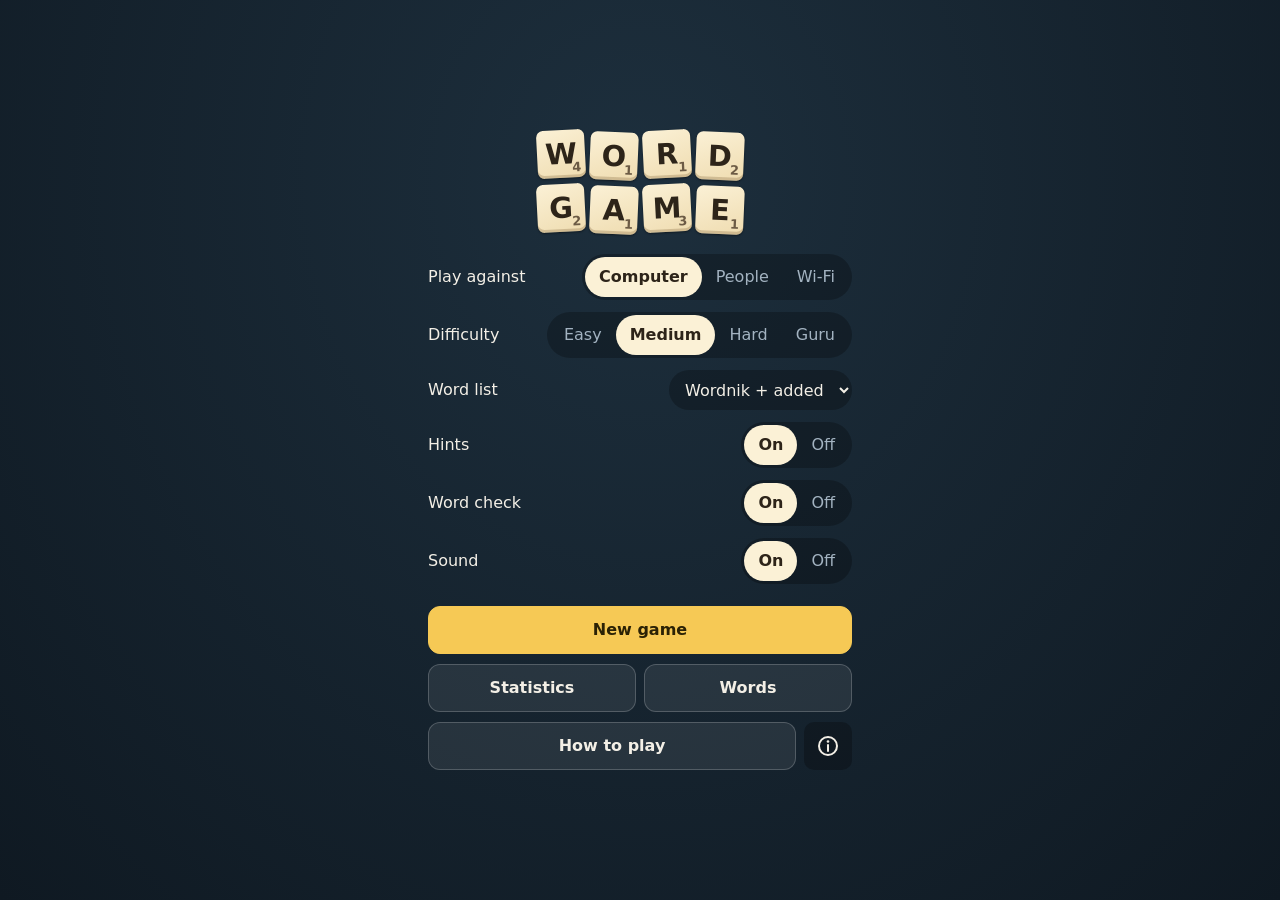
<file: index.html>
<!doctype html>
<html lang="en">
<head>
<meta charset="utf-8">
<meta name="viewport" content="width=device-width, initial-scale=1, viewport-fit=cover">
<meta name="theme-color" content="#14202b">
<meta name="description" content="A crossword tile game for your browser. Play the computer, pass one device between friends, or play on your own phones over Wi-Fi.">
<title>Word Game</title>
<link rel="icon" href="data:image/svg+xml,<svg xmlns=%22http://www.w3.org/2000/svg%22 viewBox=%220 0 100 100%22><rect x=%226%22 y=%226%22 width=%2288%22 height=%2288%22 rx=%2216%22 fill=%22%23fbf1d6%22/><text x=%2246%22 y=%2276%22 font-family=%22system-ui,sans-serif%22 font-weight=%22700%22 font-size=%2266%22 text-anchor=%22middle%22 fill=%22%232d2419%22>W</text><text x=%2280%22 y=%2286%22 font-family=%22system-ui,sans-serif%22 font-weight=%22700%22 font-size=%2222%22 text-anchor=%22middle%22 fill=%22%236c5b45%22>4</text></svg>">
<link rel="stylesheet" href="css/style.css">
</head>
<body>

<main id="menu" class="screen menu">
  <header class="title">
    <div class="title-tiles" aria-hidden="true">
      <div><span class="tile">W<small>4</small></span><span class="tile">O<small>1</small></span><span class="tile">R<small>1</small></span><span class="tile">D<small>2</small></span></div>
      <div><span class="tile">G<small>2</small></span><span class="tile">A<small>1</small></span><span class="tile">M<small>3</small></span><span class="tile">E<small>1</small></span></div>
    </div>
    <h1 class="sr-only">Word Game</h1>
  </header>

  <div class="options">
    <div class="option">
      <span>Play against</span>
      <div class="choice" data-setting="mode">
        <button data-value="ai">Computer</button>
        <button data-value="local">People</button>
        <button data-value="net">Wi-Fi</button>
      </div>
    </div>
    <div class="option" id="row-difficulty">
      <span>Difficulty</span>
      <div class="choice" data-setting="difficulty">
        <button data-value="easy">Easy</button>
        <button data-value="medium">Medium</button>
        <button data-value="hard">Hard</button>
        <button data-value="guru">Guru</button>
      </div>
    </div>
    <div class="option" id="row-players">
      <span>Players</span>
      <div class="choice" data-setting="players">
        <button data-value="2">2</button>
        <button data-value="3">3</button>
        <button data-value="4">4</button>
      </div>
    </div>
    <div class="names" id="row-names">
      <input data-name="0" maxlength="12" placeholder="Player 1" aria-label="Player 1 name" autocomplete="off" spellcheck="false">
      <input data-name="1" maxlength="12" placeholder="Player 2" aria-label="Player 2 name" autocomplete="off" spellcheck="false">
      <input data-name="2" maxlength="12" placeholder="Player 3" aria-label="Player 3 name" autocomplete="off" spellcheck="false">
      <input data-name="3" maxlength="12" placeholder="Player 4" aria-label="Player 4 name" autocomplete="off" spellcheck="false">
    </div>
    <div class="option" id="row-wifi-name">
      <label for="wifi-name">Your name</label>
      <input id="wifi-name" class="wifi-name" maxlength="12" placeholder="Needed to play" autocomplete="off" spellcheck="false">
    </div>
    <div class="option">
      <label for="word-list">Word list</label>
      <select id="word-list" class="list-select"></select>
    </div>
    <div class="option">
      <span>Hints</span>
      <div class="choice" data-setting="hints">
        <button data-value="true">On</button>
        <button data-value="false">Off</button>
      </div>
    </div>
    <div class="option">
      <span>Word check</span>
      <div class="choice" data-setting="lookup">
        <button data-value="true">On</button>
        <button data-value="false">Off</button>
      </div>
    </div>
    <div class="option">
      <span>Sound</span>
      <div class="choice" data-setting="sound">
        <button data-value="true">On</button>
        <button data-value="false">Off</button>
      </div>
    </div>
  </div>

  <div class="menu-actions">
    <button id="btn-resume" class="btn primary" hidden>Resume game</button>
    <button id="btn-new" class="btn primary">New game</button>
    <div class="row" id="row-wifi">
      <button id="btn-host" class="btn primary">Host a game</button>
      <button id="btn-join" class="btn primary">Join a game</button>
    </div>
    <div class="row">
      <button id="btn-stats" class="btn">Statistics</button>
      <button id="btn-words" class="btn">Words</button>
    </div>
    <div class="row">
      <button id="btn-rules" class="btn">How to play</button>
      <button id="btn-about" class="icon-btn" aria-label="About">
        <svg viewBox="0 0 24 24" aria-hidden="true">
          <circle class="line" cx="12" cy="12" r="9"/>
          <path class="line" d="M12 11v6"/>
          <circle cx="12" cy="7.5" r="1.3"/>
        </svg>
      </button>
    </div>
  </div>
</main>

<main id="table" class="screen table" hidden>
  <header class="topbar">
    <button id="btn-menu" class="icon-btn" aria-label="Menu">☰</button>
    <div id="scores" class="scores"></div>
    <button id="btn-lookup" class="icon-btn" aria-label="Look up a word">
      <svg viewBox="0 0 24 24" aria-hidden="true"><circle class="line" cx="10.5" cy="10.5" r="6"/><path class="line" d="M15 15l5 5"/></svg>
    </button>
    <button id="btn-sound" class="icon-btn" aria-label="Sound" aria-pressed="true">
      <svg viewBox="0 0 24 24" aria-hidden="true">
        <path d="M4 9v6h4l5 4V5L8 9z"/>
        <path class="line on" d="M16.5 9a4.5 4.5 0 0 1 0 6M19 6.5a8 8 0 0 1 0 11"/>
        <path class="line off" d="M17 9.5l5 5M22 9.5l-5 5"/>
      </svg>
    </button>
    <div class="bag" title="Tiles left in the bag"><b id="bag-count"></b><small>left</small></div>
  </header>

  <div id="board-frame" class="board-frame">
    <div id="board" class="board" role="group" aria-label="Board"></div>
  </div>

  <div class="status">
    <div role="status" aria-live="polite">
      <p id="events"></p>
      <p id="prompt"></p>
    </div>
    <div class="status-buttons">
      <button id="btn-moves" class="pill" hidden>Moves</button>
      <button id="btn-short" class="pill">2 &amp; 3 letters</button>
      <button id="btn-zoom" class="pill zoom" aria-pressed="false">Zoom</button>
    </div>
  </div>

  <div class="rack-row">
    <div id="rack" class="rack" aria-label="Your tiles"></div>
    <div id="rack-cover" class="rack-cover" hidden>
      <button id="btn-reveal" class="btn primary"></button>
    </div>
  </div>

  <footer class="actions">
    <button id="btn-shuffle" class="tool" data-mode="shuffle">
      <svg viewBox="0 0 24 24" aria-hidden="true">
        <path class="line shuffle" d="M3 7h4l9 10h5M18 14l3 3-3 3M3 17h4l9-10h5M18 4l3 3-3 3"/>
        <path class="line recall" d="M9 15L4 10l5-5M4 10h10a6 6 0 0 1 0 12h-4"/>
      </svg>
      <span>Shuffle</span>
    </button>
    <button id="btn-exchange" class="tool">
      <svg viewBox="0 0 24 24" aria-hidden="true">
        <path class="line" d="M7 20V5M3 9l4-4 4 4M17 4v15M13 15l4 4 4-4"/>
      </svg>
      <span>Swap</span>
    </button>
    <button id="btn-pass" class="tool">
      <svg viewBox="0 0 24 24" aria-hidden="true">
        <path class="line" d="M4 12h15M13 6l6 6-6 6"/>
      </svg>
      <span>Pass</span>
    </button>
    <button id="btn-hint" class="tool">
      <svg viewBox="0 0 24 24" aria-hidden="true">
        <path class="line" d="M9 18h6M10 21h4M12 3a6 6 0 0 0-3.8 10.6c.6.5.8 1.2.8 2.4h6c0-1.2.2-1.9.8-2.4A6 6 0 0 0 12 3z"/>
      </svg>
      <span>Hint</span>
    </button>
    <button id="btn-play" class="btn primary play">Play</button>
  </footer>
</main>

<div id="picker" class="overlay" hidden>
  <div class="dialog">
    <h2>Blank tile</h2>
    <p class="muted">Which letter should it be?</p>
    <div id="letters" class="letters"></div>
    <button id="btn-unblank" class="btn">Back to the rack</button>
  </div>
</div>

<div id="swap" class="overlay" hidden>
  <div class="dialog">
    <h2>Swap tiles</h2>
    <p class="muted">Choose the tiles to put back in the bag. You draw new ones, and your turn ends.</p>
    <div id="swap-tiles" class="swap-tiles"></div>
    <div class="row">
      <button class="btn" data-close>Cancel</button>
      <button id="btn-swap" class="btn primary">Swap</button>
    </div>
  </div>
</div>

<div id="hints" class="overlay" hidden>
  <div class="dialog">
    <h2 id="hints-title">Best plays</h2>
    <p id="hints-text" class="muted"></p>
    <div id="hints-sort" class="choice sort" hidden>
      <button data-sort="score" aria-pressed="true">Best first</button>
      <button data-sort="az" aria-pressed="false">A–Z</button>
    </div>
    <ol id="hints-list" class="hint-list"></ol>
    <button id="btn-all-plays" class="btn" hidden></button>
    <button class="btn" data-close>Close</button>
  </div>
</div>

<div id="lookup" class="overlay" hidden>
  <div class="dialog wide words">
    <h2>Words</h2>
    <p id="words-list" class="muted"></p>
    <div id="words-tabs" class="choice tabs">
      <button data-tab="check" aria-pressed="true">Check</button>
      <button data-tab="find" aria-pressed="false">Find</button>
      <button data-tab="short" aria-pressed="false">2 &amp; 3 letters</button>
    </div>
    <section id="tab-check" class="stack">
      <input id="lookup-word" class="lookup-word" maxlength="15" placeholder="Type a word" aria-label="Word to check" autocomplete="off" autocapitalize="characters" spellcheck="false">
      <p id="lookup-result" class="lookup-result" aria-live="polite"></p>
      <a id="lookup-link" target="_blank" rel="noopener" hidden>What does it mean?</a>
    </section>
    <section id="tab-find" class="stack" hidden>
      <div class="find-fields">
        <label>Starts with<input data-find="starts" maxlength="15" autocomplete="off" autocapitalize="characters" spellcheck="false"></label>
        <label>Ends with<input data-find="ends" maxlength="15" autocomplete="off" autocapitalize="characters" spellcheck="false"></label>
        <label>Contains<input data-find="contains" maxlength="15" autocomplete="off" autocapitalize="characters" spellcheck="false"></label>
        <label>Length<select data-find="length"><option value="0">Any</option></select></label>
        <label>Pattern<input data-find="pattern" maxlength="15" placeholder="C?T" autocomplete="off" autocapitalize="characters" spellcheck="false"></label>
        <label>Letters<input data-find="letters" maxlength="15" placeholder="RETAIN?" autocomplete="off" autocapitalize="characters" spellcheck="false"></label>
      </div>
      <p class="muted find-help">? stands for any letter. A pattern puts letters in their places (C?T is CAT, COT, CUT); letters make words in any order, each used once (RETAIN? finds RETAINS).</p>
      <div class="find-head">
        <span id="find-count" aria-live="polite"></span>
        <div id="find-sort" class="choice sort">
          <button data-sort="az" aria-pressed="true">A–Z</button>
          <button data-sort="long" aria-pressed="false">Longest</button>
          <button data-sort="points" aria-pressed="false">Points</button>
        </div>
      </div>
      <ol id="find-list" class="find-list"></ol>
    </section>
    <section id="tab-short" class="short-words" hidden>
      <h3 id="short-two-title"></h3>
      <div id="short-two" class="short-list"></div>
      <h3 id="short-three-title"></h3>
      <div id="short-three" class="short-list"></div>
    </section>
    <button class="btn" data-close>Close</button>
  </div>
</div>

<div id="wifi" class="overlay" hidden>
  <div class="dialog">
    <h2 id="wifi-title">Wi-Fi game</h2>
    <p id="wifi-text" class="muted"></p>
    <div id="wifi-code" class="wifi-code" role="img" hidden></div>
    <input id="join-code" class="join-code" maxlength="4" placeholder="CODE" aria-label="Code" autocomplete="off" autocapitalize="characters" spellcheck="false" hidden>
    <button id="btn-share" class="pill" hidden>Share link</button>
    <ul id="wifi-players" class="wifi-players" aria-label="Players" hidden></ul>
    <div id="wifi-computers" class="wifi-computers" hidden>
      <span class="muted">Add the computer:</span>
      <div class="choice">
        <button data-level="easy">Easy</button>
        <button data-level="medium">Medium</button>
        <button data-level="hard">Hard</button>
        <button data-level="guru">Guru</button>
      </div>
    </div>
    <p id="wifi-status" class="wifi-status" aria-live="polite"></p>
    <div class="row">
      <button id="btn-wifi-cancel" class="btn">Cancel</button>
      <button id="btn-wifi-go" class="btn primary">Start</button>
    </div>
  </div>
</div>

<div id="confirm" class="overlay" hidden>
  <div class="dialog">
    <h2 id="confirm-title"></h2>
    <p id="confirm-text" class="muted"></p>
    <div class="row">
      <button class="btn" data-close>Cancel</button>
      <button id="btn-confirm" class="btn primary"></button>
    </div>
  </div>
</div>

<div id="gameover" class="overlay" hidden>
  <canvas id="party" width="0" height="0" aria-hidden="true"></canvas>
  <div id="gameover-body" class="dialog"></div>
</div>

<div id="moves" class="overlay" hidden>
  <div class="dialog wide">
    <h2>Moves</h2>
    <div id="moves-body" class="moves-body"></div>
    <button class="btn primary" data-close>Close</button>
  </div>
</div>

<div id="stats" class="overlay" hidden>
  <div class="dialog wide">
    <h2>Statistics</h2>
    <div id="stats-body" class="stack"></div>
    <div class="row">
      <button id="btn-reset" class="btn danger">Reset statistics</button>
      <button class="btn primary" data-close>Close</button>
    </div>
  </div>
</div>

<div id="rules" class="overlay" hidden>
  <div class="dialog wide">
    <h2>How to play</h2>
    <ol class="rules">
      <li><b>Make words.</b> Take turns laying tiles from your rack to make words that read across or down. Each turn's tiles go in one row or one column, with no gaps, and must join tiles already on the board. The first word covers the centre star.</li>
      <li><b>Score them.</b> Every word your tiles make counts, including the short words formed alongside. Each letter scores the number on its tile; a blank stands for any letter you choose and scores nothing.</li>
      <li><b>Premium squares.</b> 2L and 3L double or triple the letter on them; 2W and 3W (and the star) double or triple the whole word. They count only on the turn a tile first covers them.</li>
      <li><b>All seven.</b> Use every tile on your rack in one turn for 50 extra points.</li>
      <li><b>Or not.</b> Instead of playing you can swap tiles for new ones (while the bag still holds seven) or pass.</li>
      <li><b>The end.</b> When the bag is empty and someone uses their last tile, the game ends: everyone loses the value of the tiles they still hold, and the player who went out gains it all. Three rounds in a row without a score also end the game.</li>
    </ol>
    <p class="muted">Wi-Fi: everyone plays on their own phone. One person chooses Wi-Fi on the menu and taps Host a game; the others choose Wi-Fi, tap Join a game and enter the four letters on the host's screen, or open the link the host shares. The host can also add computer players, each named after its level, which play from the host's phone. The host's word list, hints and word check apply to everyone. A phone that drops out comes back by itself, and while it is away the host can pass for it.</p>
    <p class="muted">Tap a tile, then a square, or drag it there. Tap a tile you have laid to take it back, or lay another on top of it to swap them. Drag tiles along the rack to arrange them. Hint shows the best plays for your tiles, and every other play on request. The magnifier (and Words on the menu) checks a word, finds words by their start, end, letters or pattern, and lists every two- and three-letter word; "2 &amp; 3 letters" opens that list straight away. Choose the word list on the menu: Wordnik + added, the first choice, comes closest to the official lists; ENABLE is older and smaller; YAWL is the biggest, with many rare words. The small number on each score is how many tiles that player holds. On a phone, Zoom (or a double-tap on an empty square) enlarges the board.</p>
    <p class="muted">With a keyboard: click a square and type the word. Click the square again to type downwards. Shift and a letter lays a blank as that letter. Backspace takes back the last letter, Enter plays and Escape takes your tiles back.</p>
    <button class="btn primary" data-close>Got it</button>
  </div>
</div>

<div id="about" class="overlay" hidden>
  <div class="dialog">
    <h2>Word Game</h2>
    <p id="about-version"></p>
    <p class="muted">If this is older than you expect, refresh the page. Browsers can hold on to the previous version for a few minutes after an update.</p>
    <p><a href="https://github.com/menaechmus/WordGame" target="_blank" rel="noopener">Source on GitHub</a></p>
    <button class="btn primary" data-close>Close</button>
  </div>
</div>

<script type="module" src="js/ui.js"></script>
</body>
</html>
</file>
<file: css/style.css>
:root {
  --bg: #1d2f3d;
  --bg-deep: #0f1922;
  --ink: #f3efe6;
  --muted: #a3b3c1;
  --panel: rgba(0, 0, 0, 0.26);
  --line: rgba(255, 255, 255, 0.2);
  --gold: #f6c955;
  --warn: #ffb4a3;

  --square: #efe5cf;
  --grid: #c3b089;
  --tw: #7e3b6c;
  --dw: #df7a64;
  --tl: #2f8566;
  --dl: #e6bd5c;

  --tile: #fbf1d6;
  --tile-low: #efdcb0;
  --tile-ink: #2d2419;
  --tile-value: #6c5b45;
  --blank-ink: #1d7391;
  --last: #2a8fb0;
  --bad: #d64541;

  --seat0: #62b5ff;
  --seat1: #ff8a65;
  --seat2: #6fd39a;
  --seat3: #f2c94c;

  --pad: 8px;
  /* The lines between the board's squares. ui.js makes this a whole number
     of screen pixels, so that every line is drawn the same thickness. */
  --hair: 1px;
  /* The board's side: the full width of a phone, unless the screen is too
     short for the bars, the rack and the buttons as well. */
  --side: min(100vw - 2 * var(--pad), 100vh - 252px, 720px);
  /* Rack tiles: seven across with room between, no bigger than a fingertip
     needs. */
  --rt: min(54px, (100vw - 2 * var(--pad) - 56px) / 7);
}

@supports (height: 1dvh) {
  :root { --side: min(100vw - 2 * var(--pad), 100dvh - 252px, 720px); }
}

* { box-sizing: border-box; }
[hidden] { display: none !important; }

html {
  background: var(--bg-deep);
  -webkit-text-size-adjust: 100%;
}

body {
  margin: 0;
  min-height: 100vh;
  min-height: 100dvh;
  background: radial-gradient(ellipse at 50% 20%, var(--bg), var(--bg-deep));
  color: var(--ink);
  font: 16px/1.4 system-ui, -apple-system, 'Segoe UI', Roboto, sans-serif;
  -webkit-tap-highlight-color: transparent;
  touch-action: manipulation;
  -webkit-user-select: none;
  user-select: none;
}

h1, h2, h3, p, ol, ul, dl, dd { margin: 0; }

button {
  font: inherit;
  color: inherit;
  cursor: pointer;
}

input {
  font: inherit;
  -webkit-user-select: text;
  user-select: text;
}

:focus-visible {
  outline: 3px solid var(--gold);
  outline-offset: 2px;
}

.sr-only {
  position: absolute;
  width: 1px;
  height: 1px;
  overflow: hidden;
  clip-path: inset(50%);
  white-space: nowrap;
}

.screen {
  display: flex;
  flex-direction: column;
  gap: 6px;
  max-width: 760px;
  min-height: 100vh;
  min-height: 100dvh;
  margin: 0 auto;
  padding: max(var(--pad), env(safe-area-inset-top)) max(var(--pad), env(safe-area-inset-right))
    max(var(--pad), env(safe-area-inset-bottom)) max(var(--pad), env(safe-area-inset-left));
}

.muted {
  color: var(--muted);
  font-size: 0.85rem;
}

/* Buttons */

.btn {
  min-height: 48px;
  padding: 10px 18px;
  border: 1px solid var(--line);
  border-radius: 12px;
  background: rgba(255, 255, 255, 0.08);
  font-weight: 600;
}

.btn.primary {
  border-color: var(--gold);
  background: var(--gold);
  color: #2b2205;
}

.btn:disabled,
.tool:disabled {
  opacity: 0.42;
  cursor: default;
}

.row {
  display: flex;
  gap: 8px;
}

.row > * { flex: 1; }

.icon-btn {
  flex: none;
  width: 44px;
  height: 44px;
  border: 0;
  border-radius: 10px;
  background: var(--panel);
  font-size: 1.2rem;
}

.row .icon-btn {
  width: 48px;
  height: auto;
}

svg .line {
  fill: none;
  stroke: currentColor;
  stroke-linecap: round;
  stroke-linejoin: round;
  stroke-width: 2;
}

.icon-btn svg {
  display: block;
  width: 24px;
  height: 24px;
  margin: auto;
  fill: currentColor;
}

/* Tiles. Each place a tile appears sets --t, the tile's width, and the
   letter and its value scale with it. */

.tile {
  position: relative;
  display: grid;
  flex: none;
  place-items: center;
  width: var(--t);
  height: var(--t);
  padding: 0;
  border: 0;
  border-radius: calc(var(--t) * 0.14);
  background: linear-gradient(160deg, var(--tile), var(--tile-low));
  box-shadow: inset 0 calc(var(--t) * -0.06) 0 rgba(90, 60, 20, 0.22), 0 1px 2px rgba(0, 0, 0, 0.45);
  color: var(--tile-ink);
  font-size: calc(var(--t) * 0.6);
  font-weight: 700;
  line-height: 1;
}

.tile small {
  position: absolute;
  right: 9%;
  bottom: 7%;
  color: var(--tile-value);
  font-size: calc(var(--t) * 0.27);
  font-weight: 700;
}

.tile.blank { color: var(--blank-ink); }

.tile.back {
  background: repeating-linear-gradient(45deg, #3b6f8c 0 4px, #33627c 4px 8px);
  box-shadow: inset 0 0 0 calc(var(--t) * 0.07) var(--tile), 0 1px 2px rgba(0, 0, 0, 0.45);
}

/* Menu */

.menu {
  justify-content: center;
  gap: 22px;
  max-width: 440px;
}

.title-tiles {
  display: grid;
  justify-content: center;
  gap: 6px;
  --t: 48px;
}

.title-tiles div {
  display: flex;
  justify-content: center;
  gap: 5px;
}

.title-tiles .tile:nth-child(odd) { transform: rotate(-3deg); }
.title-tiles .tile:nth-child(even) { transform: rotate(2.5deg) translateY(2px); }

.options {
  display: grid;
  gap: 12px;
}

.option {
  display: flex;
  align-items: center;
  justify-content: space-between;
  gap: 12px;
}

.choice {
  display: flex;
  padding: 3px;
  border-radius: 999px;
  background: var(--panel);
}

.choice button {
  min-width: 44px;
  min-height: 40px;
  padding: 8px 14px;
  border: 0;
  border-radius: 999px;
  background: none;
  color: var(--muted);
}

.choice button[aria-pressed='true'] {
  background: var(--tile);
  color: #2d2419;
  font-weight: 600;
}

/* Four levels side by side, and the three ways to play, need a little less
   room on a narrow phone. */
@media (max-width: 400px) {
  .choice[data-setting='difficulty'] button,
  .choice[data-setting='mode'] button { padding-inline: 10px; }
}

.names {
  display: grid;
  grid-template-columns: 1fr 1fr;
  gap: 8px;
}

.names input {
  min-width: 0;
  min-height: 42px;
  padding: 8px 12px;
  border: 1px solid var(--line);
  border-radius: 10px;
  background: var(--panel);
  color: var(--ink);
}

.names input::placeholder { color: var(--muted); }

/* One name for a Wi-Fi game, which the other phones see. */
.wifi-name {
  flex: 0 1 220px;
  min-width: 0;
  min-height: 40px;
  padding: 6px 12px;
  border: 1px solid var(--line);
  border-radius: 10px;
  background: var(--panel);
  color: var(--ink);
}

.wifi-name::placeholder { color: var(--muted); }
.wifi-name.want { border-color: var(--warn); }
.wifi-name.want::placeholder { color: var(--warn); }

.menu-actions {
  display: grid;
  gap: 10px;
}

/* Short screens: tighten the menu so its last row of buttons stays in view. */
@media (max-height: 720px) {
  .menu { gap: 10px; }
  .options { gap: 4px; }
  .title-tiles { --t: 34px; }

  .choice button {
    min-height: 34px;
    padding-block: 5px;
  }

  .names input,
  .wifi-name { min-height: 38px; }
  .list-select { min-height: 34px; }
  .menu-actions { gap: 8px; }
  .menu-actions .btn { min-height: 44px; }
}

/* A phone on its side: the settings down the left, the title and the
   buttons on the right, and the names along one row. */
@media (orientation: landscape) and (max-height: 540px) {
  .menu {
    display: grid;
    grid-template: 'options title' auto 'options actions' auto / minmax(0, 1fr) minmax(0, 0.85fr);
    align-content: center;
    gap: 10px 28px;
    max-width: 820px;
  }

  .menu .title { grid-area: title; }
  .menu .options { grid-area: options; }
  .menu .menu-actions { grid-area: actions; }
  .title-tiles { --t: 30px; }
  .names { grid-template-columns: repeat(4, minmax(0, 1fr)); }

  .names input {
    min-height: 36px;
    padding: 6px 8px;
  }

  .choice button {
    min-height: 34px;
    padding-block: 4px;
  }

  .menu-actions .btn { min-height: 44px; }
}

/* Table */

.table { gap: 6px; }

.topbar {
  display: flex;
  align-items: center;
  gap: 6px;
}

.scores {
  display: flex;
  flex: 1;
  gap: 4px;
  min-width: 0;
}

.chip {
  display: grid;
  flex: 1;
  grid-template-columns: auto 1fr;
  align-items: center;
  column-gap: 5px;
  min-width: 0;
  min-height: 44px;
  padding: 2px 7px;
  border: 2px solid transparent;
  border-radius: 10px;
  background: var(--panel);
}

.chip.active { border-color: var(--gold); }

/* A Wi-Fi player whose phone is out of touch. */
.chip.away { opacity: 0.45; }

/* How many tiles a player holds: a little tile in the chip's corner, gold
   once the bag is empty and the counts decide when to go out. */
.chip { position: relative; }
.chip .name { padding-right: 16px; }

.chip .held {
  position: absolute;
  top: 3px;
  right: 3px;
  min-width: 16px;
  height: 16px;
  padding: 0 3px;
  border-radius: 3px;
  background: var(--tile);
  box-shadow: inset 0 -1px 0 rgba(90, 60, 20, 0.3);
  color: var(--tile-ink);
  font-size: 10.5px;
  font-weight: 800;
  line-height: 16px;
  text-align: center;
}

.scores.endgame .held { background: var(--gold); }

.chip i {
  width: 9px;
  height: 9px;
  border-radius: 50%;
  background: var(--seat0);
}

.chip.seat1 i { background: var(--seat1); }
.chip.seat2 i { background: var(--seat2); }
.chip.seat3 i { background: var(--seat3); }

.chip .name {
  overflow: hidden;
  color: var(--muted);
  font-size: 0.78rem;
  text-overflow: ellipsis;
  white-space: nowrap;
}

.chip.active .name { color: var(--ink); }

.chip b {
  grid-column: 1 / -1;
  font-size: 1.15rem;
  font-variant-numeric: tabular-nums;
  line-height: 1.15;
}

.bag {
  display: grid;
  flex: none;
  justify-items: center;
  min-width: 44px;
  padding: 3px 6px;
  border-radius: 10px;
  background: var(--panel);
  line-height: 1.15;
}

/* The speaker shows sound waves when on and a cross when muted. */
#btn-sound[aria-pressed='true'] .off,
#btn-sound[aria-pressed='false'] .on { display: none; }
#btn-sound[aria-pressed='false'] { color: var(--muted); }

/* Narrow phones: smaller buttons and closer chips leave the scores room,
   even with four players. */
@media (max-width: 419px) {
  .topbar { gap: 4px; }
  .topbar .icon-btn { width: 38px; }

  .bag {
    min-width: 40px;
    padding-inline: 4px;
  }

  .scores.many .chip { padding-inline: 4px; }
  .scores.many .chip b { font-size: 1rem; }
}

.bag b {
  font-size: 1.1rem;
  font-variant-numeric: tabular-nums;
}

.bag small {
  color: var(--muted);
  font-size: 0.68rem;
}

/* The board: fifteen squares a side with a hairline between them. It sits in
   a frame of its own size; zoomed in, the board grows and the frame scrolls. */
.board-frame {
  flex: none;
  width: var(--side);
  height: var(--side);
  margin: 0 auto;
  border-radius: 6px;
  box-shadow: 0 3px 14px rgba(0, 0, 0, 0.45);
  --zoom: 1;
}

.board-frame.zoomed {
  overflow: auto;
  overscroll-behavior: contain;
  --zoom: 1.85;
}

/* Rows and columns each take an equal share, whatever their squares hold:
   left to size themselves, the row with the larger centre star grew taller
   than the rest. The lines between them are a whole number of screen pixels
   (--hair): a plain 1px is drawn thicker in some places than others on a
   scaled screen, and the thicker lines bunch together so that the board
   seems to bulge. */
.board {
  display: grid;
  grid-template-columns: repeat(15, minmax(0, 1fr));
  grid-template-rows: repeat(15, minmax(0, 1fr));
  gap: var(--hair);
  width: calc(var(--side) * var(--zoom));
  height: calc(var(--side) * var(--zoom));
  padding: calc(2 * var(--hair));
  border-radius: 6px;
  background: var(--grid);
  --t: calc((var(--side) * var(--zoom) - 18 * var(--hair)) / 15);
}

.cell {
  position: relative;
  display: grid;
  place-items: center;
  min-width: 0;
  border-radius: 2px;
  background: var(--square);
}

.cell.tw { background: var(--tw); }
.cell.dw { background: var(--dw); }
.cell.tl { background: var(--tl); }
.cell.dl { background: var(--dl); }

.label {
  color: rgba(255, 255, 255, 0.94);
  font-size: calc(var(--t) * 0.36);
  font-weight: 700;
  line-height: 1;
  letter-spacing: -0.04em;
  pointer-events: none;
}

.cell.dl .label { color: #6b4c0e; }
.cell.star .label { font-size: calc(var(--t) * 0.66); }

.cell .tile {
  position: absolute;
  inset: 0;
  width: auto;
  height: auto;
  border-radius: calc(var(--t) * 0.12);
}

/* Tiles laid this turn stand out, and can be picked up again. */
.cell.pending .tile {
  z-index: 1;
  background: linear-gradient(160deg, #fffaf0, #f8e9c6);
  box-shadow: inset 0 0 0 2px var(--gold), 0 2px 4px rgba(0, 0, 0, 0.5);
  cursor: grab;
  touch-action: none;
}

/* The last play made, ringed until the next one. */
.cell.last .tile::after {
  position: absolute;
  inset: 0;
  border-radius: inherit;
  box-shadow: inset 0 0 0 2px var(--last);
  content: '';
  pointer-events: none;
}

/* With word check on, tiles in a word that is not in the list. */
.cell.pending.bad .tile { box-shadow: inset 0 0 0 2px var(--bad), 0 2px 4px rgba(0, 0, 0, 0.5); }

/* Points floating up from a tile while a play is counted out. */
.float {
  position: absolute;
  bottom: 88%;
  left: 50%;
  z-index: 6;
  color: #fff;
  font-size: max(12px, calc(var(--t) * 0.55));
  font-weight: 800;
  line-height: 1;
  text-shadow: 0 1px 2px rgba(0, 0, 0, 0.85), 0 0 5px rgba(0, 0, 0, 0.6);
  white-space: nowrap;
  pointer-events: none;
}

.float.bonus { color: var(--gold); }

.float.bingo {
  color: var(--gold);
  font-size: max(20px, calc(var(--t) * 1.1));
}

/* Where a dragged tile would land. */
.cell.target {
  z-index: 2;
  box-shadow: 0 0 0 2px var(--gold), 0 0 10px 2px rgba(246, 201, 85, 0.6);
}

/* The keyboard's typing cursor, with an arrow for the way it types. */
.cell.cursor {
  z-index: 2;
  box-shadow: 0 0 0 2px var(--last), 0 0 8px 2px rgba(42, 143, 176, 0.6);
}

.cell.cursor::after {
  position: absolute;
  right: 4%;
  bottom: 0;
  color: var(--last);
  font-size: calc(var(--t) * 0.42);
  font-weight: 800;
  content: '→';
  pointer-events: none;
}

.cell.cursor[data-dir='down']::after { content: '↓'; }

.status {
  display: grid;
  flex: 1;
  align-content: center;
  justify-items: center;
  gap: 1px;
  min-height: 2.9em;
  font-size: 0.86rem;
  line-height: 1.35;
  text-align: center;
}

.status-buttons {
  display: flex;
  gap: 8px;
  margin-top: 3px;
}

.pill {
  min-height: 28px;
  padding: 2px 14px;
  border: 1px solid var(--line);
  border-radius: 999px;
  background: none;
  color: var(--muted);
  font-size: 0.78rem;
}

.pill[aria-pressed='true'] {
  border-color: var(--gold);
  color: var(--gold);
}

/* Zoom is for small boards: phones, upright or on their side. */
.pill.zoom { display: none; }

@media (max-width: 599px), (max-height: 540px) {
  .pill.zoom { display: block; }
}

#prompt { color: var(--muted); }
#prompt.warn { color: var(--warn); }

.rack-row {
  position: relative;
  display: grid;
  place-items: center;
}

.rack {
  display: flex;
  justify-content: center;
  gap: 6px;
  min-width: min(100%, calc(var(--rt) * 7 + 56px));
  min-height: calc(var(--rt) + 14px);
  padding: 7px 8px;
  border-radius: 14px;
  background: rgba(0, 0, 0, 0.24);
  --t: var(--rt);
}

.rack .tile {
  cursor: grab;
  touch-action: none;
  transition: transform 0.12s ease, margin 0.12s ease;
}

.rack .tile.selected {
  transform: translateY(-7px);
  box-shadow: 0 0 0 3px var(--gold), 0 6px 10px rgba(0, 0, 0, 0.45);
}

/* Tiles drawn from the bag slide up into the rack, one after another. */
.rack .tile.drawn {
  animation: draw-in 0.32s ease-out backwards;
  animation-delay: calc(var(--i) * 70ms + 120ms);
}

@keyframes draw-in {
  from { opacity: 0; transform: translateY(80%); }
}

/* While a tile is dragged, the place it came from is left faint, and the rack
   opens a gap where it would go. */
.tile.lifted { opacity: 0.3; }
.rack .tile.gap-before { margin-left: calc(var(--rt) * 0.55); }
.rack.gap-end::after { width: calc(var(--rt) * 0.55); content: ''; }

.ghost {
  position: fixed;
  top: 0;
  left: 0;
  z-index: 50;
  pointer-events: none;
  transform: translate(-50%, -50%) scale(1.08);
  box-shadow: 0 10px 22px rgba(0, 0, 0, 0.5);
  --t: var(--rt);
}

.rack-cover {
  position: absolute;
  inset: 0;
  display: grid;
  place-items: center;
}

.rack-cover .btn { box-shadow: 0 4px 14px rgba(0, 0, 0, 0.5); }

.actions {
  display: flex;
  gap: 6px;
}

.tool {
  display: grid;
  flex: none;
  justify-items: center;
  align-content: center;
  gap: 2px;
  width: 54px;
  min-height: 52px;
  padding: 4px 2px;
  border: 1px solid var(--line);
  border-radius: 12px;
  background: rgba(255, 255, 255, 0.07);
  font-size: 0.7rem;
}

.tool svg {
  width: 22px;
  height: 22px;
}

.tool[data-mode='shuffle'] .recall,
.tool[data-mode='recall'] .shuffle { display: none; }

.actions .play {
  flex: 1;
  min-height: 52px;
  padding-inline: 8px;
  font-size: 1.05rem;
  white-space: nowrap;
}

/* Wide screens, and phones on their side: the board on the left with the
   rack under it, and everything else in a column on the right. */
@media (min-aspect-ratio: 11/10) and (min-width: 640px), (orientation: landscape) and (max-height: 540px) {
  :root {
    --panel-w: clamp(230px, 30vw, 330px);
    --rt: clamp(36px, 7vh, 54px);
    --side: min(100vh - 2 * var(--pad) - var(--rt) - 28px, 100vw - var(--panel-w) - 3 * var(--pad) - 16px, 900px);
  }

  @supports (height: 1dvh) {
    :root {
      --rt: clamp(36px, 7dvh, 54px);
      --side: min(100dvh - 2 * var(--pad) - var(--rt) - 28px, 100vw - var(--panel-w) - 3 * var(--pad) - 16px, 900px);
    }
  }

  .table {
    display: grid;
    grid-template: 'board top' auto 'board status' 1fr 'rack actions' auto / var(--side) var(--panel-w);
    align-content: center;
    justify-content: center;
    column-gap: 16px;
    row-gap: 8px;
    max-width: none;
  }

  /* The buttons on the first row, the bag at its far end. */
  .topbar {
    display: grid;
    grid-area: top;
    grid-template-columns: auto auto auto 1fr auto;
    align-items: start;
  }

  /* The scores make a column, one player to a row. */
  .scores {
    flex-direction: column;
    grid-column: 1 / -1;
    grid-row: 2;
  }

  .chip {
    grid-template-columns: auto 1fr auto auto;
    min-height: 40px;
  }

  .chip .name {
    padding-right: 0;
    font-size: 0.9rem;
  }

  /* Here the tile count sits in the row, before the score. */
  .chip .held {
    position: static;
    grid-row: 1;
    grid-column: 3;
    margin-right: 8px;
  }

  .chip b {
    grid-row: 1;
    grid-column: 4;
  }

  .bag {
    grid-column: -2;
    grid-template-columns: auto auto;
    align-items: baseline;
    gap: 5px;
    align-self: center;
    padding: 6px 10px;
  }

  .board-frame { grid-area: board; }

  .status {
    grid-area: status;
    align-content: start;
    justify-items: start;
    text-align: left;
  }

  .rack-row { grid-area: rack; }
  .actions { grid-area: actions; align-self: center; }
  .tool { width: auto; flex: 1; }
  .actions .play { flex: 1.6; }
}

/* A phone on its side has little height: the buttons lose their labels and
   the score rows tighten up. (Dialogs too: see the end of the file.) */
@media (orientation: landscape) and (max-height: 540px) {
  .tool {
    min-height: 44px;
    padding: 2px;
  }

  .tool span { display: none; }
  .actions .play { min-height: 44px; }

  .chip {
    min-height: 32px;
    padding-block: 0;
  }
}

/* Overlays */

.overlay {
  position: fixed;
  inset: 0;
  z-index: 10;
  display: grid;
  place-items: center;
  overflow: auto;
  padding: 16px;
  background: rgba(5, 12, 18, 0.78);
}

.dialog {
  display: grid;
  gap: 12px;
  width: min(100%, 380px);
  padding: 20px;
  border: 1px solid var(--line);
  border-radius: 16px;
  background: #1e3242;
  box-shadow: 0 12px 40px rgba(0, 0, 0, 0.5);
  text-align: center;
}

.dialog.wide {
  width: min(100%, 520px);
  text-align: left;
}

.dialog h2 { font-size: 1.4rem; }
.dialog a { color: #9fd8ff; }

.dialog h3 {
  color: var(--muted);
  font-size: 0.8rem;
  letter-spacing: 0.06em;
  text-transform: uppercase;
}

.letters,
.swap-tiles {
  display: flex;
  flex-wrap: wrap;
  justify-content: center;
  gap: 6px;
  --t: 40px;
}

.swap-tiles {
  padding-top: 8px;
  --t: 44px;
}

.swap-tiles .tile { transition: transform 0.12s ease; }

.swap-tiles .tile[aria-pressed='true'] {
  transform: translateY(-7px);
  box-shadow: 0 0 0 3px var(--gold), 0 6px 10px rgba(0, 0, 0, 0.45);
}

.hint-list {
  display: grid;
  gap: 6px;
  padding: 0;
  list-style: none;
}

.hint {
  display: grid;
  grid-template-columns: 1fr auto 3ch;
  align-items: baseline;
  gap: 12px;
  width: 100%;
  min-height: 44px;
  padding: 8px 14px;
  border: 1px solid var(--line);
  border-radius: 10px;
  background: rgba(255, 255, 255, 0.07);
  font-variant-numeric: tabular-nums;
  text-align: left;
}

.hint b { letter-spacing: 0.04em; }
.hint span { color: var(--muted); font-size: 0.85rem; }
.hint span:last-child { color: var(--gold); font-size: 1rem; font-weight: 700; text-align: right; }

.lookup-word {
  min-height: 48px;
  padding: 8px 14px;
  border: 1px solid var(--line);
  border-radius: 10px;
  background: rgba(0, 0, 0, 0.3);
  color: var(--ink);
  font-size: 1.2rem;
  letter-spacing: 0.08em;
  text-align: center;
  text-transform: uppercase;
}

.lookup-word::placeholder {
  color: var(--muted);
  letter-spacing: normal;
  text-transform: none;
}

/* All the plays, and the word finder's results: long lists that scroll
   inside their dialog, so its buttons stay in reach. */
.hint-list.all {
  max-height: 45vh;
  overflow: auto;
}

.hint-list .more,
.find-list .more {
  grid-column: 1 / -1;
  justify-self: center;
}

.choice.tabs button {
  flex: 1 1 auto;
  padding-inline: 10px;
}

/* Every two- and three-letter word, in narrow columns that scroll. */
.short-words {
  display: grid;
  gap: 6px;
  max-height: 55vh;
  overflow: auto;
}

.short-list {
  display: grid;
  grid-template-columns: repeat(auto-fill, minmax(3.2em, 1fr));
  gap: 2px 6px;
  font-variant-numeric: tabular-nums;
  letter-spacing: 0.06em;
}

.short-words h3 { margin-top: 4px; }

/* The word-list dropdown on the menu, shaped like the choices beside it. */
.list-select {
  min-height: 40px;
  max-width: 62%;
  padding: 6px 12px;
  border: 0;
  border-radius: 999px;
  background: var(--panel);
  color: var(--ink);
  font: inherit;
}

.list-select option {
  background: #1e3242;
  color: var(--ink);
}

.choice.sort {
  justify-self: start;
}

.choice.sort button {
  min-width: 0;
  min-height: 32px;
  padding: 4px 12px;
  font-size: 0.82rem;
}

.find-fields {
  display: grid;
  grid-template-columns: 1fr 1fr;
  gap: 8px 10px;
}

.find-fields label {
  display: grid;
  gap: 3px;
  color: var(--muted);
  font-size: 0.75rem;
}

.find-fields input,
.find-fields select {
  min-width: 0;
  min-height: 40px;
  padding: 6px 10px;
  border: 1px solid var(--line);
  border-radius: 10px;
  background: rgba(0, 0, 0, 0.3);
  color: var(--ink);
  font-size: 1rem;
  letter-spacing: 0.06em;
  text-transform: uppercase;
}

.find-fields select {
  letter-spacing: normal;
  text-transform: none;
}

.find-fields input::placeholder {
  color: rgba(163, 179, 193, 0.55);
}

.find-help { font-size: 0.78rem; }

.find-head {
  display: flex;
  flex-wrap: wrap;
  align-items: center;
  justify-content: space-between;
  gap: 8px;
}

.find-list {
  display: grid;
  grid-template-columns: repeat(auto-fill, minmax(118px, 1fr));
  gap: 2px 12px;
  max-height: 38vh;
  min-height: 60px;
  overflow: auto;
  padding: 0;
  list-style: none;
  font-variant-numeric: tabular-nums;
}

.find-list a {
  color: var(--ink);
  letter-spacing: 0.04em;
  text-decoration: none;
}

.find-list a:hover { text-decoration: underline; }
.find-list small { margin-left: 4px; color: var(--muted); }

/* The Wi-Fi box: the host's code as tiles, the code typed to join, and who
   is in the game. */
.wifi-code {
  display: flex;
  justify-content: center;
  gap: 8px;
  --t: 50px;
}

.wifi-code .tile:nth-child(odd) { transform: rotate(-3deg); }
.wifi-code .tile:nth-child(even) { transform: rotate(2.5deg) translateY(2px); }

.join-code {
  justify-self: center;
  width: 8.5em;
  min-height: 52px;
  padding: 6px 12px;
  border: 1px solid var(--line);
  border-radius: 10px;
  background: rgba(0, 0, 0, 0.3);
  color: var(--ink);
  font-size: 1.5rem;
  font-weight: 700;
  letter-spacing: 0.3em;
  text-align: center;
  text-transform: uppercase;
}

.join-code::placeholder {
  color: var(--muted);
  font-weight: 400;
}

#btn-share { justify-self: center; }

.wifi-players {
  display: grid;
  gap: 4px;
  padding: 0;
  list-style: none;
  text-align: left;
}

.wifi-players li {
  display: flex;
  align-items: center;
  min-height: 36px;
  padding: 2px 4px 2px 12px;
  border-radius: 8px;
  background: var(--panel);
}

.wifi-players li.away { opacity: 0.45; }

/* Takes a computer player out of the lobby. */
.wifi-players .remove {
  min-width: 32px;
  min-height: 32px;
  margin-left: auto;
  border: 0;
  border-radius: 8px;
  background: none;
  color: var(--muted);
  font-size: 1.2rem;
  line-height: 1;
}

/* The host seats a computer player at the level tapped. */
.wifi-computers {
  display: grid;
  justify-items: center;
  gap: 6px;
}

.wifi-computers .choice button {
  padding-inline: 10px;
  color: var(--ink);
}

.wifi-status { min-height: 1.4em; color: var(--muted); }
.wifi-status.warn { color: var(--warn); }

.lookup-result { min-height: 1.4em; }
.lookup-result.good { color: #8fe3a6; font-weight: 600; }
.lookup-result.bad { color: var(--warn); }

.grid {
  width: 100%;
  border-collapse: collapse;
  font-variant-numeric: tabular-nums;
}

.grid th,
.grid td {
  padding: 5px 4px;
  border-bottom: 1px solid rgba(255, 255, 255, 0.12);
  text-align: right;
}

.grid th:first-child { text-align: left; }

.grid thead th {
  color: var(--muted);
  font-size: 0.78rem;
  font-weight: 500;
}

.grid .best {
  color: var(--muted);
  font-size: 0.85rem;
}

.rules {
  display: grid;
  gap: 8px;
  padding-left: 1.2em;
}

.stack {
  display: grid;
  gap: 10px;
}

.btn.danger { color: var(--warn); }

.dot {
  display: inline-block;
  width: 8px;
  height: 8px;
  margin-right: 6px;
  border-radius: 50%;
  background: var(--seat0);
  vertical-align: 0.05em;
}

.dot.seat1 { background: var(--seat1); }
.dot.seat2 { background: var(--seat2); }
.dot.seat3 { background: var(--seat3); }

/* The moves list scrolls inside its box, so Close stays in reach. */
.moves-body {
  max-height: 60vh;
  overflow: auto;
}

.moves th,
.moves td { white-space: nowrap; }

.moves th:nth-child(2),
.moves td:nth-child(2) { text-align: left; }

.moves tbody th { font-weight: 500; }
.moves .end th,
.moves .end td { border-top: 2px solid var(--line); }

.bingo-mark { color: var(--gold); }

.facts {
  display: grid;
  grid-template-columns: auto 1fr;
  gap: 4px 12px;
}

.facts dd {
  font-weight: 600;
  text-align: right;
}

.facts dd .muted {
  font-weight: 400;
  font-size: 0.8rem;
}

.recent {
  display: grid;
  gap: 3px;
  padding-left: 1.6em;
  font-size: 0.88rem;
}

/* Celebration, as in Cribbage. While a win is celebrated the game-over
   overlay is see-through and its box invisible; then the backdrop darkens and
   the box grows into place, in front of the last of the confetti. */

#gameover { transition: background-color 0.4s; }
#gameover.party { background: transparent; }

#gameover-body {
  position: relative;
  z-index: 1;
  transition: opacity 0.35s, transform 0.35s ease-out;
}

#gameover.party #gameover-body {
  visibility: hidden;
  opacity: 0;
  transform: scale(0.92);
}

#party {
  position: fixed;
  inset: 0;
  width: 100%;
  height: 100%;
  pointer-events: none;
}

/* Short screens: dialogs tighten so most fit without scrolling. */
@media (max-height: 540px) {
  .dialog {
    gap: 8px;
    padding: 14px 18px;
  }

  .dialog h2 { font-size: 1.15rem; }

  .hint {
    min-height: 34px;
    padding-block: 3px;
  }

  .dialog .btn { min-height: 40px; }
}

@media (prefers-reduced-motion: reduce) {
  *,
  *::before,
  *::after {
    animation: none !important;
    transition: none !important;
  }
}
</file>
